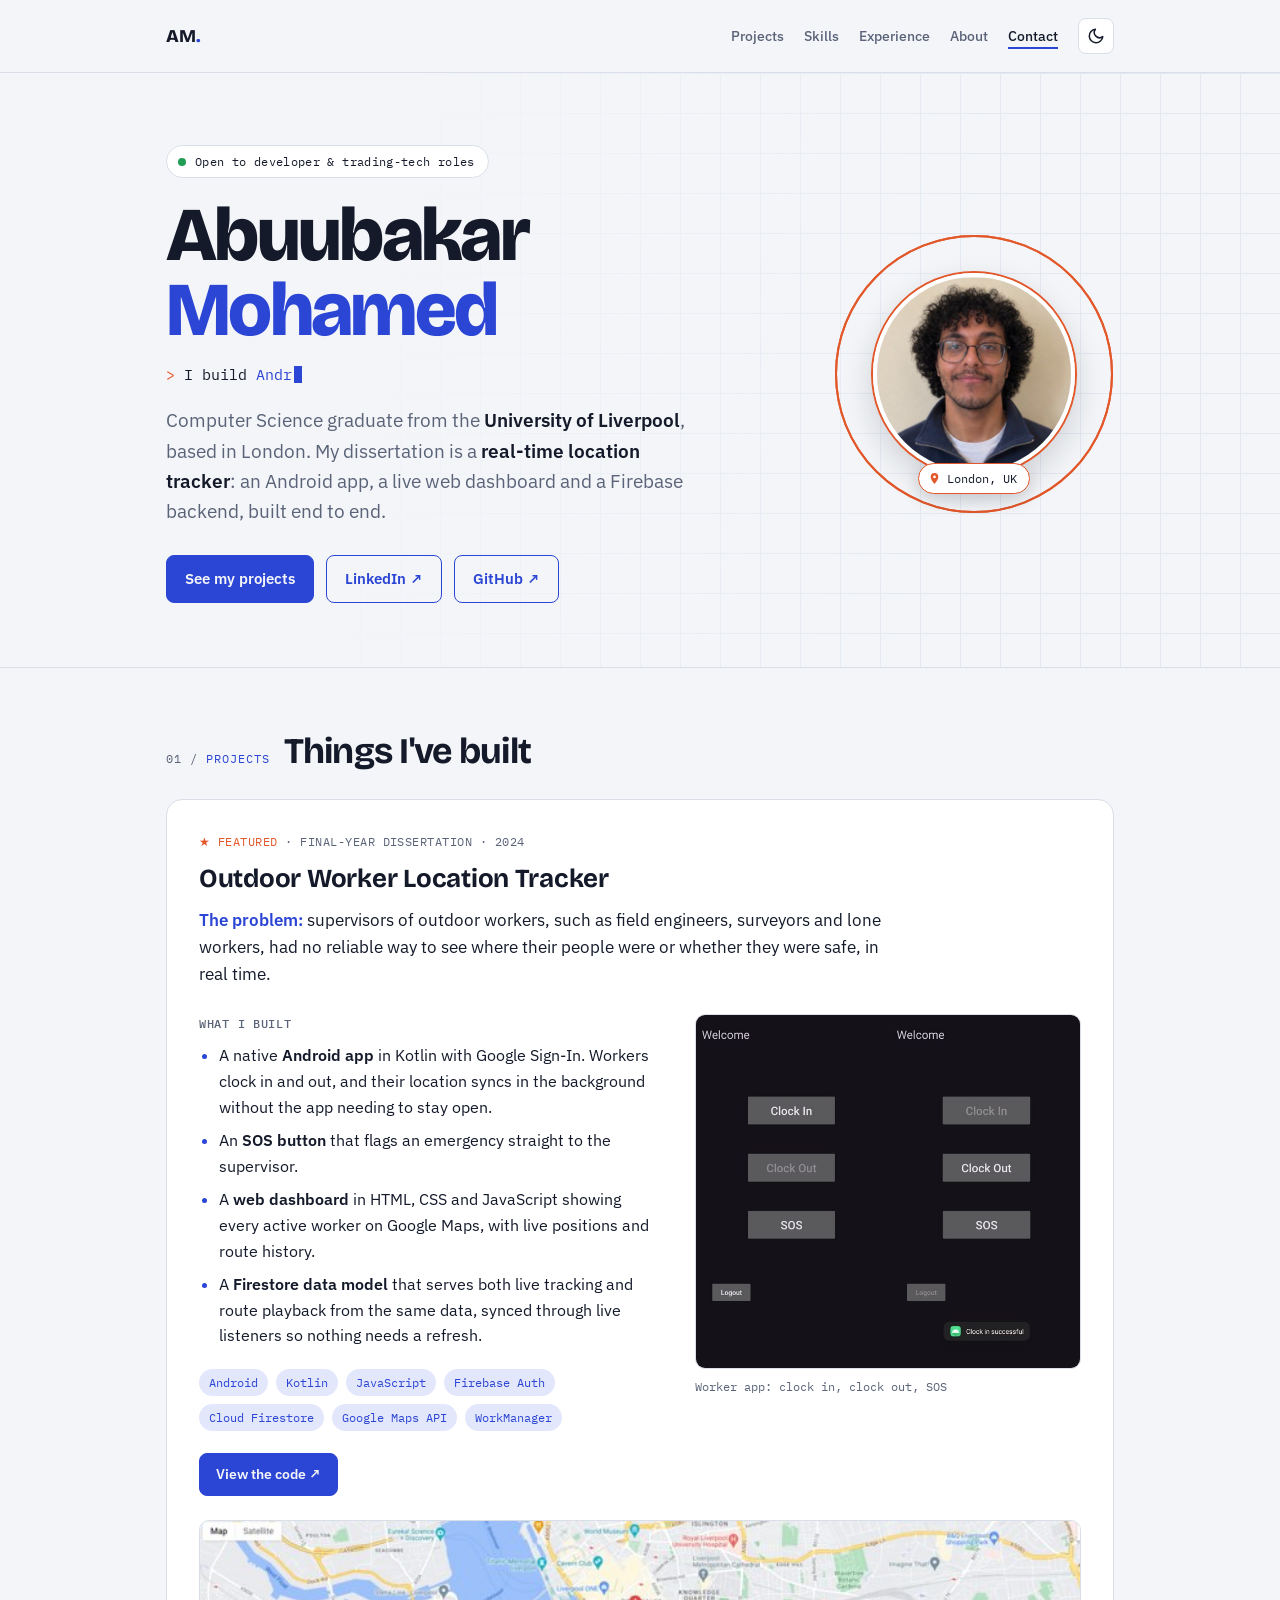
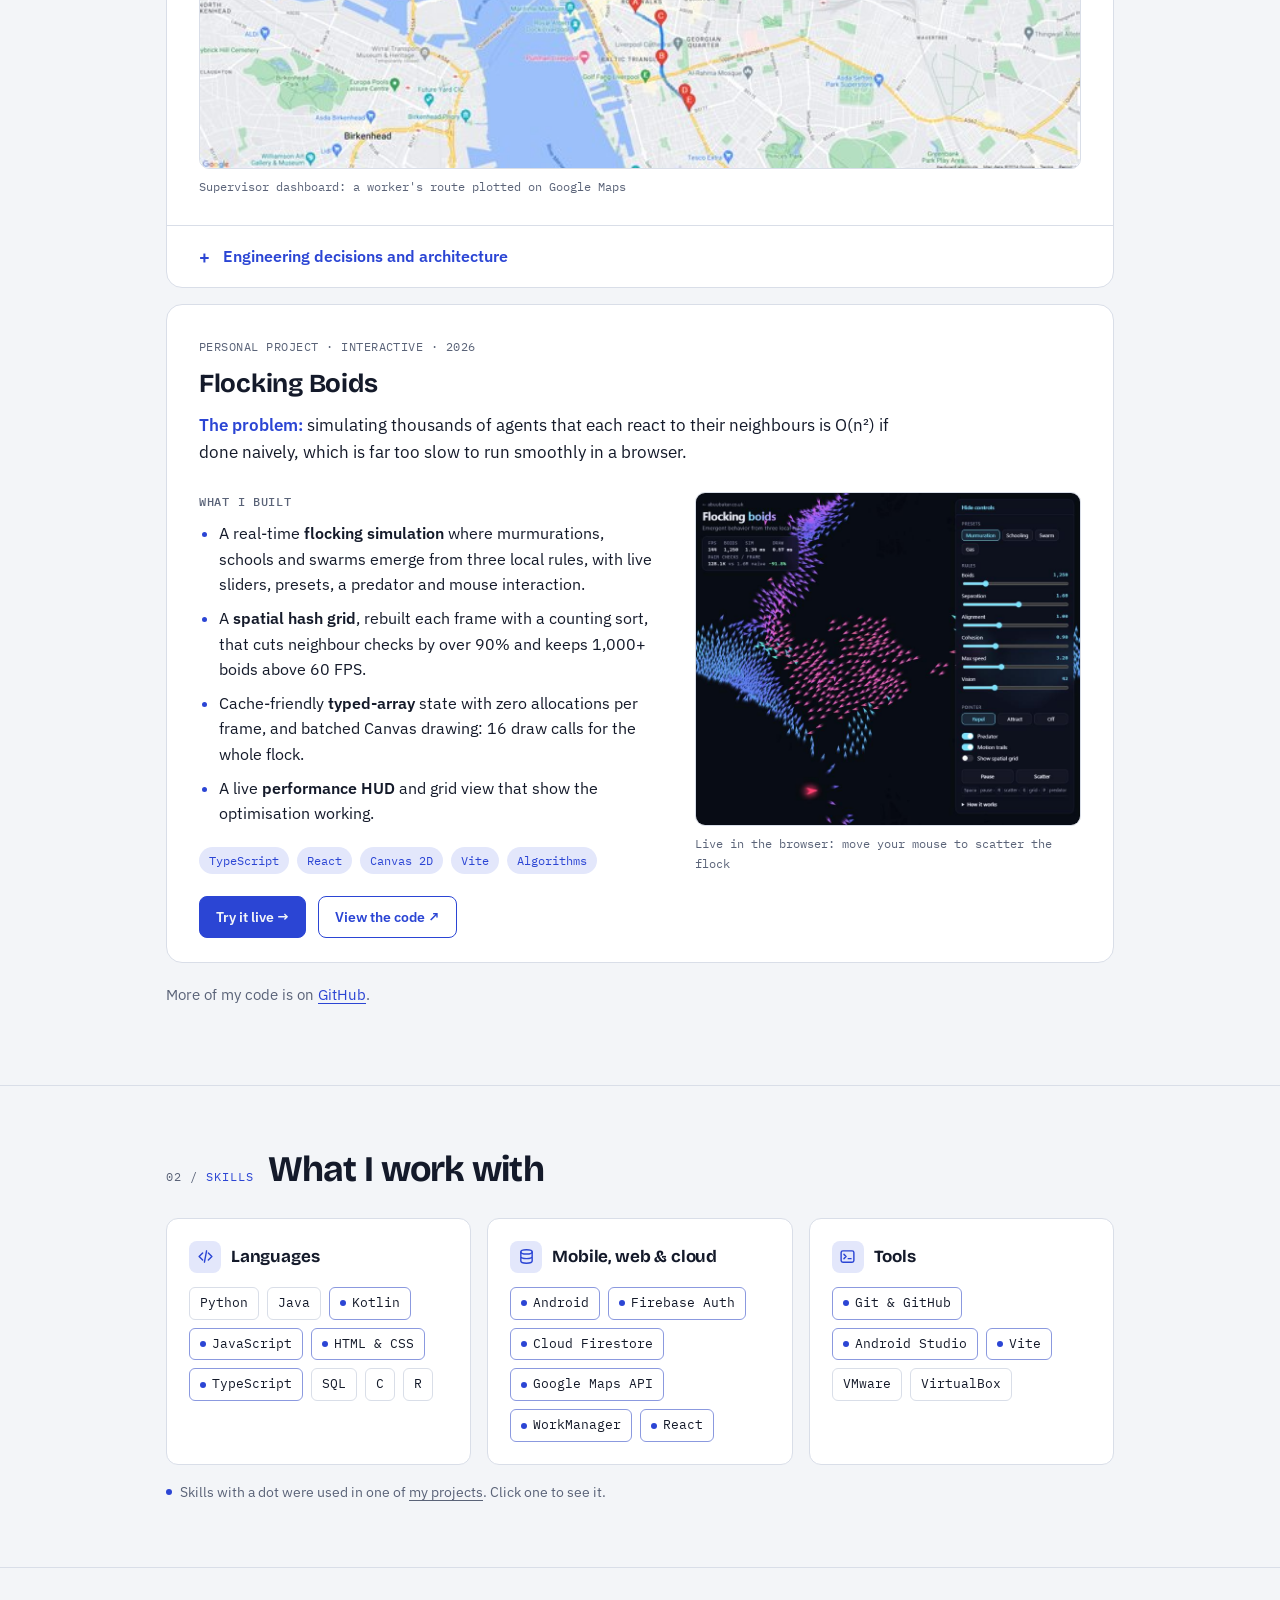
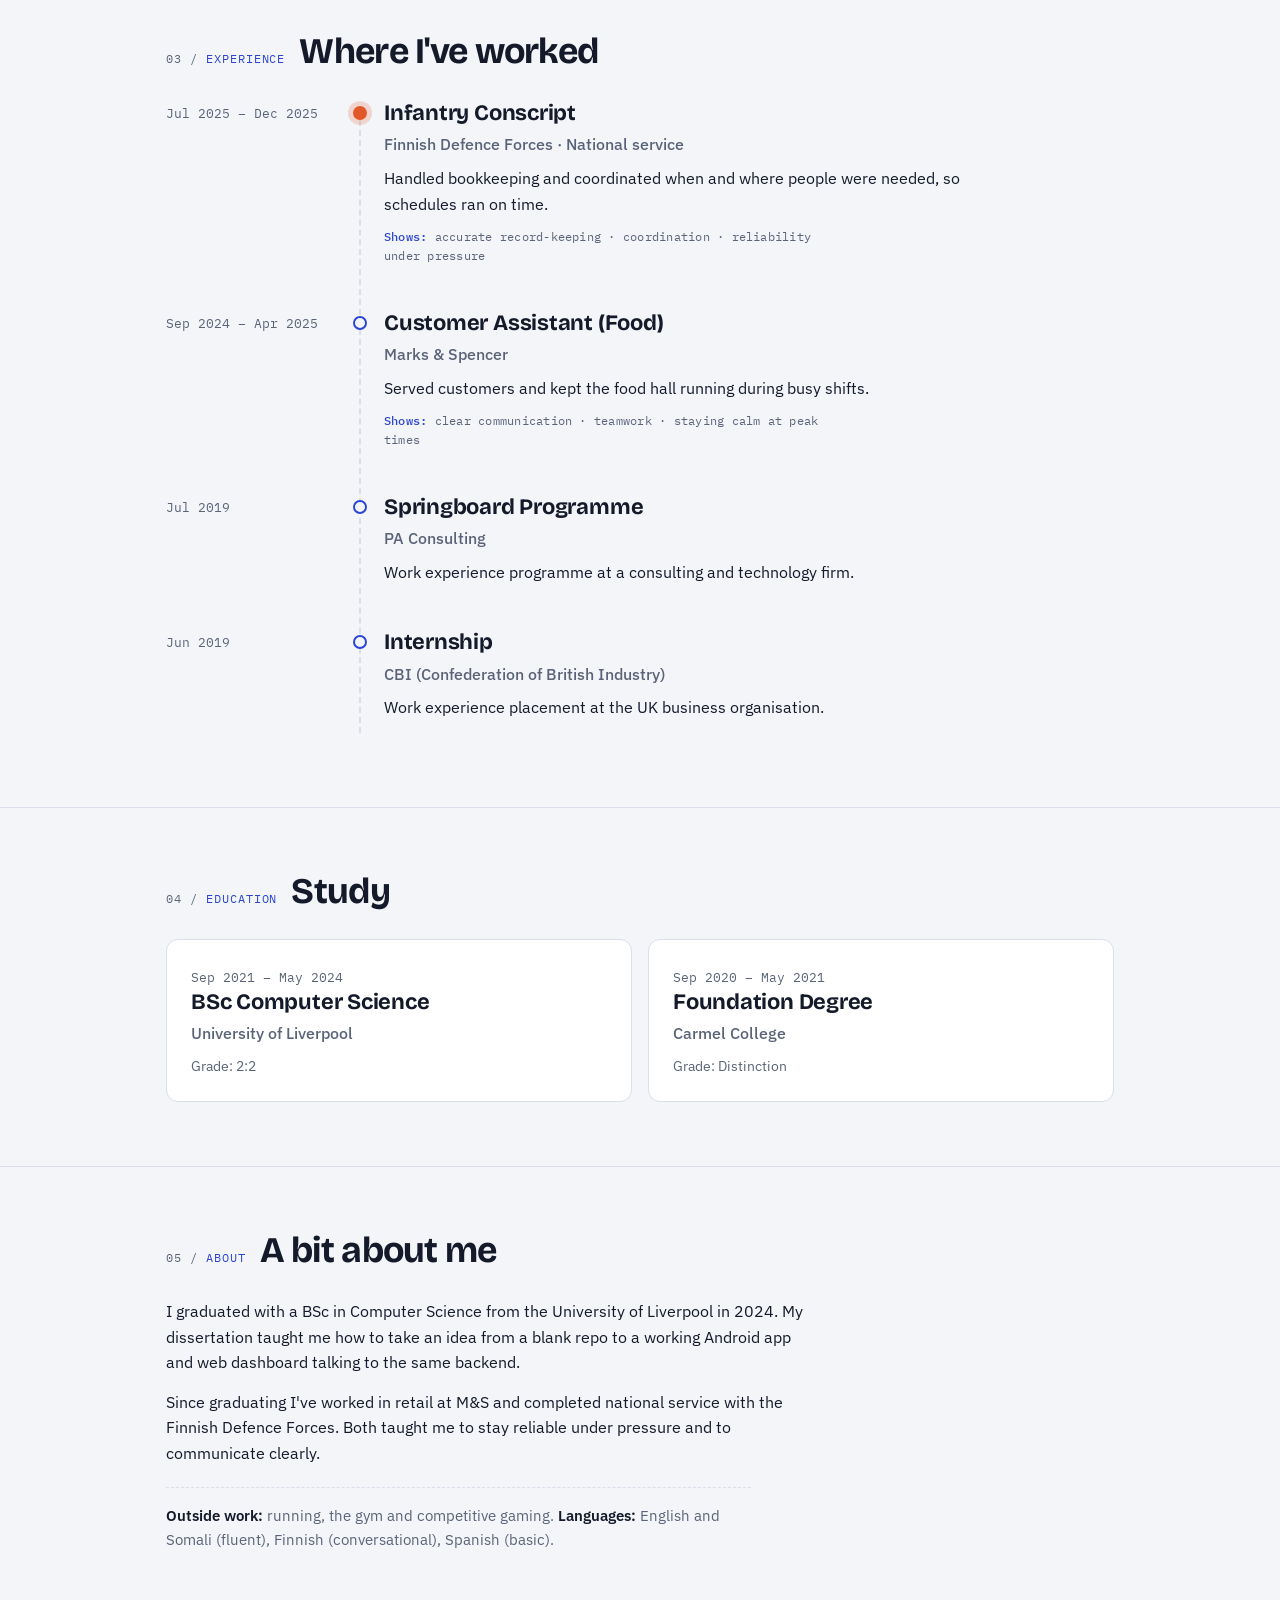
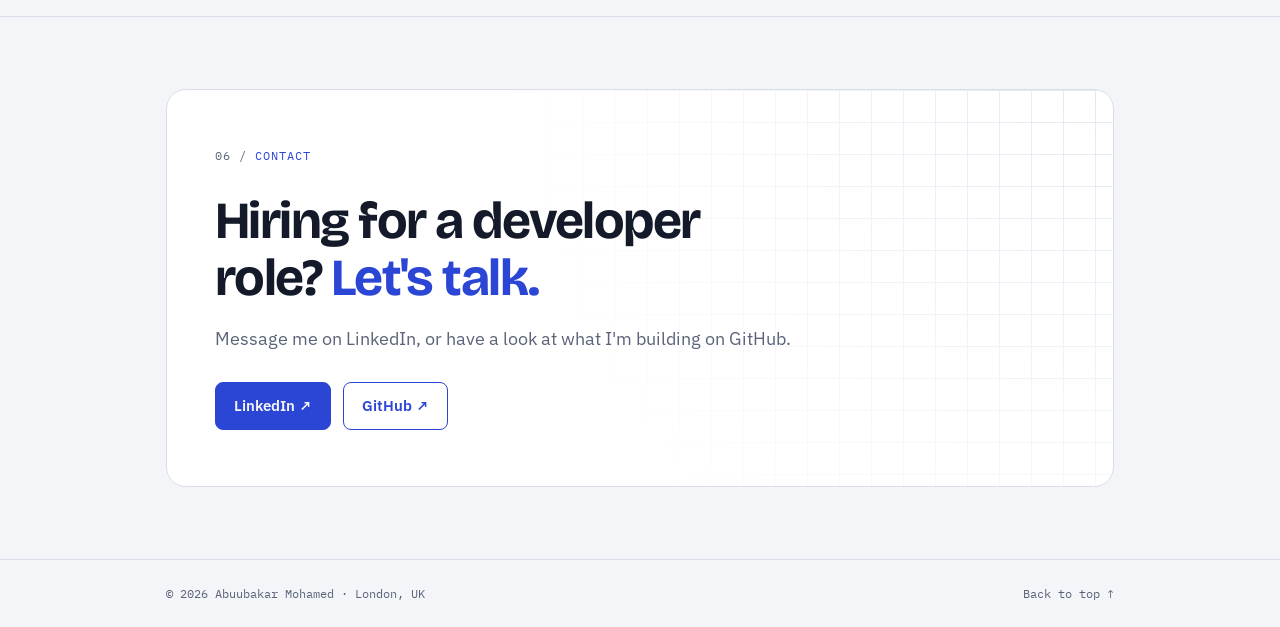
<file: index.html>
<!doctype html>
<html lang="en">
<head>
<meta charset="utf-8">
<meta name="viewport" content="width=device-width, initial-scale=1, viewport-fit=cover">
<title>Abuubakar Mohamed: Developer Portfolio</title>
<meta name="description" content="Abuubakar Mohamed, Computer Science graduate in London. Full-stack projects in Android, JavaScript and Firebase. Open to developer and trading-technology roles.">
<link rel="canonical" href="https://abuubakar.co.uk/">
<meta property="og:type" content="website">
<meta property="og:url" content="https://abuubakar.co.uk/">
<meta property="og:title" content="Abuubakar Mohamed: Developer Portfolio">
<meta property="og:description" content="Computer Science graduate in London. Projects, skills and experience. Open to developer and trading-technology roles.">
<meta property="og:image" content="https://abuubakar.co.uk/images/og-image.png">
<meta property="og:image:width" content="1200">
<meta property="og:image:height" content="630">
<meta property="og:image:alt" content="Abuubakar Mohamed, developer portfolio">
<meta name="twitter:card" content="summary_large_image">
<link rel="icon" href="favicon.svg" type="image/svg+xml">
<script>
  // Apply a saved theme before first paint so there's no flash.
  document.documentElement.classList.add("js");
  try { var t = localStorage.getItem("theme"); if (t === "light" || t === "dark") document.documentElement.dataset.theme = t; } catch (e) {}
</script>
<link rel="preconnect" href="https://fonts.googleapis.com">
<link rel="preconnect" href="https://fonts.gstatic.com" crossorigin>
<link rel="stylesheet" href="https://fonts.googleapis.com/css2?family=Bricolage+Grotesque:opsz,wght@12..96,500;12..96,700;12..96,800&family=IBM+Plex+Sans:wght@400;500;600&family=IBM+Plex+Mono:wght@400;500&display=swap">
<style>
/* Layout: a single left-aligned column with a map-grid hero (nod to the location-tracking dissertation); sections read like numbered survey sheets. Proof first: projects, then skills, then experience. */
:root {
  --bg: #F3F5F8;
  --surface: #FFFFFF;
  --ink: #141A2A;
  --muted: #5A6378;
  --line: #D9DEE8;
  --grid: #E3E8F1;
  --accent: #2B45D4;
  --accent-soft: #E3E7FB;
  --pin: #E2582B;
  --ok: #1F9D55;
  --f-display: "Bricolage Grotesque", "Segoe UI", system-ui, sans-serif;
  --f-body: "IBM Plex Sans", "Segoe UI", system-ui, sans-serif;
  --f-mono: "IBM Plex Mono", ui-monospace, "SFMono-Regular", Menlo, monospace;
}
@media (prefers-color-scheme: dark) {
  :root:not([data-theme="light"]) {
    --bg: #0E1220; --surface: #161B2C; --ink: #E8ECF6; --muted: #9AA3B8;
    --line: #283049; --grid: #1C2236; --accent: #8EA0FF; --accent-soft: #1F2747; --pin: #FF7D52; --ok: #3DD68C;
    color-scheme: dark;
  }
}
:root[data-theme="dark"] {
  --bg: #0E1220; --surface: #161B2C; --ink: #E8ECF6; --muted: #9AA3B8;
  --line: #283049; --grid: #1C2236; --accent: #8EA0FF; --accent-soft: #1F2747; --pin: #FF7D52; --ok: #3DD68C;
  color-scheme: dark;
}

* { box-sizing: border-box; }
html { scroll-behavior: smooth; }
body {
  margin: 0;
  background: var(--bg);
  color: var(--ink);
  font-family: var(--f-body);
  font-size: 16px;
  line-height: 1.6;
  -webkit-font-smoothing: antialiased;
}
img { max-width: 100%; }
a { color: var(--accent); text-underline-offset: 3px; }
a:focus-visible, button:focus-visible, summary:focus-visible { outline: 2px solid var(--accent); outline-offset: 3px; border-radius: 4px; }

.wrap {
  max-width: 980px;
  margin: 0 auto;
  padding-left: max(16px, env(safe-area-inset-left, 0px));
  padding-right: max(16px, env(safe-area-inset-right, 0px));
}

/* Nav */
nav.top {
  position: sticky; top: 0; z-index: 10; border-bottom: 1px solid var(--line);
  background: color-mix(in srgb, var(--bg) 88%, transparent); backdrop-filter: blur(8px); -webkit-backdrop-filter: blur(8px);
}
nav.top .wrap { display: flex; justify-content: space-between; align-items: center; gap: 16px; padding-block: 18px; flex-wrap: wrap; }
.mark { font-family: var(--f-display); font-weight: 800; font-size: 18px; letter-spacing: -0.01em; color: var(--ink); text-decoration: none; }
.mark span { color: var(--accent); }
nav.top ul { list-style: none; margin: 0; padding: 0; display: flex; gap: 20px; flex-wrap: wrap; }
nav.top ul a { color: var(--muted); text-decoration: none; font-size: 14px; font-weight: 500; }
nav.top ul a:hover, nav.top ul a[aria-current="true"] { color: var(--ink); }
nav.top ul a[aria-current="true"] { text-decoration: underline; text-decoration-color: var(--accent); text-decoration-thickness: 2px; text-underline-offset: 6px; }
.nav-right { display: flex; align-items: center; gap: 20px; flex-wrap: wrap; }
.theme-btn {
  width: 36px; height: 36px; display: grid; place-items: center; padding: 0;
  border: 1px solid var(--line); border-radius: 8px; background: var(--surface); color: var(--ink); cursor: pointer;
}
.theme-btn:hover { border-color: var(--accent); color: var(--accent); }
.theme-btn svg { width: 18px; height: 18px; }
.theme-btn:empty { display: none; }
.progress { position: absolute; left: 0; right: 0; bottom: -1px; height: 2px; background: var(--accent); transform-origin: 0 50%; transform: scaleX(0); pointer-events: none; }

/* Hero */
.hero { position: relative; overflow: hidden; border-bottom: 1px solid var(--line); }
.hero::before {
  content: ""; position: absolute; inset: 0;
  background-image:
    linear-gradient(var(--grid) 1px, transparent 1px),
    linear-gradient(90deg, var(--grid) 1px, transparent 1px);
  background-size: 40px 40px;
  mask-image: linear-gradient(100deg, transparent 30%, #000 75%);
  -webkit-mask-image: linear-gradient(100deg, transparent 30%, #000 75%);
}
/* Spotlight that follows the cursor across the map grid */
.hero::after {
  content: ""; position: absolute; inset: 0; pointer-events: none; opacity: 0; transition: opacity .3s ease;
  background: radial-gradient(260px circle at var(--mx, 50%) var(--my, 50%), color-mix(in srgb, var(--accent) 12%, transparent), transparent 70%);
}
.hero.lit::after { opacity: 1; }
.hero .wrap { position: relative; padding-block: 72px 64px; display: grid; grid-template-columns: minmax(0, 1.5fr) minmax(0, 1fr); gap: 40px; align-items: center; }
.status {
  display: inline-flex; align-items: center; gap: 9px; margin: 0 0 20px; padding: 6px 13px 6px 11px;
  font-family: var(--f-mono); font-size: 12px; letter-spacing: 0.03em; color: var(--ink);
  background: var(--surface); border: 1px solid var(--line); border-radius: 999px;
}
.status .dot { width: 8px; height: 8px; border-radius: 50%; background: var(--ok); animation: beacon 2s ease-out infinite; }
@keyframes beacon { 0% { box-shadow: 0 0 0 0 color-mix(in srgb, var(--ok) 55%, transparent); } 80%, 100% { box-shadow: 0 0 0 8px transparent; } }
h1 {
  font-family: var(--f-display); font-weight: 800;
  font-size: clamp(42px, 7vw, 76px); line-height: 0.98; letter-spacing: -0.035em;
  margin: 0 0 22px; text-wrap: balance;
}
h1 .last { color: var(--accent); }
.typed { font-family: var(--f-mono); font-size: 15px; color: var(--ink); margin: -6px 0 18px; min-height: 1.6em; }
.typed .prompt { color: var(--pin); }
.typed .word { color: var(--accent); }
.typed .caret { display: inline-block; width: 0.55em; height: 1.1em; vertical-align: -0.18em; background: var(--accent); margin-left: 2px; animation: blink 1s steps(1) infinite; }
@keyframes blink { 50% { opacity: 0; } }
.lede { font-size: 19px; color: var(--muted); max-width: 34em; margin: 0 0 28px; }
.lede strong { color: var(--ink); font-weight: 600; }
.cta { display: flex; gap: 12px; flex-wrap: wrap; }
.btn {
  display: inline-flex; align-items: center; gap: 8px;
  padding: 11px 18px; border-radius: 8px; font-weight: 600; font-size: 15px;
  text-decoration: none; border: 1px solid var(--accent);
  transition: transform .15s ease, background .15s ease;
}
.btn.primary { background: var(--accent); color: var(--bg); }
.btn.ghost { color: var(--accent); background: transparent; }
.btn:hover { transform: translateY(-1px); }
/* Hero text arrives in sequence on load */
.hero-text > * { animation: rise .7s cubic-bezier(.2, .7, .2, 1) both; }
.hero-text > :nth-child(2) { animation-delay: .06s; }
.hero-text > :nth-child(3) { animation-delay: .14s; }
.hero-text > :nth-child(4) { animation-delay: .22s; }
.hero-text > :nth-child(5) { animation-delay: .3s; }
.pinbox { animation: rise .9s .15s cubic-bezier(.2, .7, .2, 1) both; }
@keyframes rise { from { opacity: 0; transform: translateY(16px); } }

/* Photo with pulsing location rings */
.pinbox { justify-self: end; width: 100%; max-width: 280px; aspect-ratio: 1; position: relative; }
.pinbox > svg { position: absolute; inset: 0; width: 100%; height: 100%; display: block; }
.photo {
  position: absolute; inset: 14%; width: 72%; height: 72%; max-width: 72%;
  object-fit: cover; border-radius: 50%;
  border: 4px solid var(--surface); box-shadow: 0 0 0 2px var(--pin), 0 12px 32px rgba(20, 26, 42, 0.18);
}
.ring { fill: none; stroke: var(--pin); transform-origin: 140px 140px; animation: ping 2.8s ease-out infinite; }
.ring.r2 { animation-delay: 1.4s; }
@keyframes ping { from { transform: scale(0.3); opacity: .7; } to { transform: scale(1); opacity: 0; } }
.pinbox:hover .ring { animation-duration: 1.4s; }
.pin-tag {
  position: absolute; left: 50%; bottom: 7%; transform: translateX(-50%); z-index: 1;
  display: inline-flex; align-items: center; gap: 6px; padding: 5px 12px 5px 9px; white-space: nowrap;
  font-family: var(--f-mono); font-size: 12px; color: var(--ink);
  background: var(--surface); border: 1px solid var(--pin); border-radius: 999px; box-shadow: 0 6px 18px rgba(20, 26, 42, 0.16);
}
.pin-tag svg { width: 13px; height: 13px; color: var(--pin); }

/* Sections */
section { padding-block: 64px; border-bottom: 1px solid var(--line); }
section[id] { scroll-margin-top: 72px; }
.sec-head { display: flex; align-items: baseline; gap: 14px; margin-bottom: 28px; flex-wrap: wrap; }
.sec-head .tag { font-family: var(--f-mono); font-size: 12px; color: var(--accent); letter-spacing: 0.08em; text-transform: uppercase; }
/* Numbered section labels, like sheets in a survey */
main { counter-reset: sec; }
main .sec-head .tag::before { counter-increment: sec; content: counter(sec, decimal-leading-zero) " / "; color: var(--muted); }
h2 { font-family: var(--f-display); font-weight: 700; font-size: clamp(28px, 4vw, 36px); letter-spacing: -0.02em; margin: 0; line-height: 1.1; }
h3 { font-family: var(--f-display); font-weight: 700; font-size: 22px; letter-spacing: -0.01em; margin: 0 0 6px; line-height: 1.2; }
p { margin: 0 0 14px; max-width: 65ch; }
.label { font-family: var(--f-mono); font-size: 12px; color: var(--muted); letter-spacing: 0.06em; text-transform: uppercase; margin: 0 0 10px; font-weight: 500; }

/* Projects: written straight into the HTML so they show with or without JavaScript */
.proj-grid { display: grid; grid-template-columns: repeat(2, minmax(0, 1fr)); gap: 16px; }
.pcard {
  background: var(--surface); border: 1px solid var(--line); border-radius: 16px; overflow: hidden; min-width: 0;
  transition: border-color .2s ease, box-shadow .2s ease;
}
.pcard:hover { border-color: color-mix(in srgb, var(--accent) 55%, var(--line)); box-shadow: 0 10px 28px rgba(20, 26, 42, 0.08); }
.pcard.featured { grid-column: 1 / -1; }
.pc-head { padding: 32px 32px 0; }
.pcard .meta { font-family: var(--f-mono); font-size: 12px; color: var(--muted); margin-bottom: 12px; letter-spacing: 0.04em; text-transform: uppercase; }
.pcard .meta .star { color: var(--pin); }
.pcard h3 { font-size: 26px; margin-bottom: 12px; }
.problem { font-size: 17px; max-width: 70ch; }
.problem strong { color: var(--accent); font-weight: 600; }
.pc-grid { display: grid; grid-template-columns: minmax(0, 1.2fr) minmax(0, 1fr); gap: 32px; padding: 12px 32px 24px; align-items: start; }
.pcard:not(.featured) .pc-grid { grid-template-columns: minmax(0, 1fr); }
.built { margin: 0 0 20px; padding-left: 20px; }
.built li { margin-bottom: 8px; }
.built li::marker { color: var(--accent); }
.built b { font-weight: 600; }
.chips { display: flex; flex-wrap: wrap; gap: 8px; }
.chip { font-family: var(--f-mono); font-size: 12px; padding: 4px 10px; border-radius: 999px; background: var(--accent-soft); color: var(--accent); }
.pactions { display: flex; flex-wrap: wrap; gap: 12px; margin-top: 22px; }
.pactions .btn { padding: 9px 16px; font-size: 14px; }
.shot { margin: 0; min-width: 0; }
.shot a { display: block; border-radius: 10px; overflow: hidden; border: 1px solid var(--line); background: #15141a; }
.shot img { display: block; width: 100%; height: auto; transition: transform .4s ease; }
.shot a:hover img { transform: scale(1.02); }
.shot figcaption { font-family: var(--f-mono); font-size: 12px; color: var(--muted); margin-top: 8px; }
.shot.wide { padding: 0 32px 28px; }
details.how { border-top: 1px solid var(--line); }
details.how summary {
  list-style: none; cursor: pointer; padding: 18px 32px; font-weight: 600; color: var(--accent);
  display: flex; align-items: center; gap: 10px;
}
details.how summary::-webkit-details-marker { display: none; }
details.how summary::before { content: "+"; font-family: var(--f-mono); font-size: 18px; line-height: 1; width: 14px; transition: transform .2s ease; }
details.how[open] summary::before { transform: rotate(45deg); }
details.how summary:hover { background: color-mix(in srgb, var(--accent) 5%, transparent); }
.how-grid { display: grid; grid-template-columns: minmax(0, 1.2fr) minmax(0, 1fr); gap: 32px; padding: 4px 32px 32px; align-items: center; }
.how-grid ul { margin: 0; padding-left: 20px; }
.how-grid li { margin-bottom: 10px; }
.how-grid li::marker { color: var(--accent); }
.diagram-wrap { background: var(--bg); border: 1px solid var(--line); border-radius: 10px; padding: 16px; display: grid; place-items: center; }
.diagram-wrap img, .diagram-wrap svg { width: 100%; max-width: 380px; height: auto; display: block; }
.more { margin-top: 20px; font-size: 15px; color: var(--muted); }

/* Skills */
.skills { display: grid; grid-template-columns: repeat(3, minmax(0, 1fr)); gap: 16px; }
.skill-group { background: var(--surface); border: 1px solid var(--line); border-radius: 12px; padding: 22px; }
.skill-group h3 { font-size: 17px; margin-bottom: 14px; display: flex; align-items: center; gap: 10px; }
.skill-group h3 .ico { width: 32px; height: 32px; border-radius: 8px; display: grid; place-items: center; background: var(--accent-soft); color: var(--accent); flex: none; }
.skill-group h3 .ico svg { width: 17px; height: 17px; }
.skill-group ul { list-style: none; margin: 0; padding: 0; display: flex; flex-wrap: wrap; gap: 8px; }
.skill-group li { font-family: var(--f-mono); font-size: 13px; }
.skill-group li > * { display: inline-flex; align-items: center; gap: 6px; padding: 5px 10px; border: 1px solid var(--line); border-radius: 6px; color: var(--ink); text-decoration: none; }
/* Skills that were used in a project on this page link to it and carry a dot */
.skill-group li a.used { border-color: color-mix(in srgb, var(--accent) 45%, var(--line)); }
.skill-group li a.used::before, .legend i { content: ""; width: 6px; height: 6px; border-radius: 50%; background: var(--accent); display: inline-block; }
.skill-group li a.used:hover { background: var(--accent-soft); color: var(--accent); }
.legend { font-size: 14px; color: var(--muted); margin: 16px 0 0; }
.legend i { margin-right: 8px; vertical-align: 2px; }
.legend a { color: var(--muted); }
/* Soft glow that follows the cursor across cards (position set from JS) */
.spot:hover { background-image: radial-gradient(320px circle at var(--sx, 50%) var(--sy, 50%), color-mix(in srgb, var(--accent) 9%, transparent), transparent 65%); }

/* Timeline drawn as a dashed route with a pin at each stop */
.timeline { list-style: none; margin: 0; padding: 0; display: grid; gap: 0; position: relative; }
.timeline::before { content: ""; position: absolute; left: 193px; top: 10px; bottom: 10px; border-left: 2px dashed var(--line); }
.timeline li { display: grid; grid-template-columns: 170px minmax(0, 1fr); gap: 48px; padding-block: 22px; position: relative; }
.timeline li:first-child { padding-top: 0; }
.timeline li::after {
  content: ""; position: absolute; left: 187px; top: 28px; width: 14px; height: 14px; border-radius: 50%;
  background: var(--bg); border: 2px solid var(--accent); box-sizing: border-box;
}
.timeline li:first-child::after { top: 6px; background: var(--pin); border-color: var(--pin); box-shadow: 0 0 0 5px color-mix(in srgb, var(--pin) 20%, transparent); }
.timeline li:hover::after { background: var(--accent); }
.timeline li:first-child:hover::after { background: var(--pin); }
.when { font-family: var(--f-mono); font-size: 13px; color: var(--muted); font-variant-numeric: tabular-nums; padding-top: 4px; }
.org { color: var(--muted); font-weight: 500; margin-bottom: 8px; }
.timeline p { margin: 0; }
.shows { font-family: var(--f-mono); font-size: 12px; color: var(--muted); margin-top: 10px !important; letter-spacing: 0.02em; }
.shows b { color: var(--accent); font-weight: 500; }

/* Education */
.edu { display: grid; grid-template-columns: repeat(2, minmax(0, 1fr)); gap: 16px; }
.edu-card { background: var(--surface); border: 1px solid var(--line); border-radius: 12px; padding: 24px; }
.edu-card .grade { font-size: 14px; color: var(--muted); margin: 8px 0 0; }

/* About */
.about p:last-child { margin-bottom: 0; }
.aside-line { font-size: 15px; color: var(--muted); border-top: 1px dashed var(--line); padding-top: 16px; margin-top: 20px; }
.aside-line b { color: var(--ink); font-weight: 600; }

/* Contact */
.contact { padding-block: 72px; border-bottom: 0; }
.contact .panel { position: relative; overflow: hidden; padding: 56px 48px; border: 1px solid var(--line); border-radius: 20px; background: var(--surface); }
.contact .panel::before {
  content: ""; position: absolute; inset: 0; pointer-events: none;
  background-image: linear-gradient(var(--grid) 1px, transparent 1px), linear-gradient(90deg, var(--grid) 1px, transparent 1px);
  background-size: 32px 32px;
  mask-image: radial-gradient(circle at 100% 0%, #000, transparent 60%); -webkit-mask-image: radial-gradient(circle at 100% 0%, #000, transparent 60%);
}
.contact .panel > * { position: relative; }
.contact h2 { font-size: clamp(32px, 5vw, 52px); max-width: 16ch; text-wrap: balance; margin-bottom: 18px; letter-spacing: -0.03em; }
.contact h2 em { font-style: normal; color: var(--accent); }
.contact p { color: var(--muted); font-size: 18px; }
.contact .cta { margin-top: 28px; }
footer { border-top: 1px solid var(--line); }
footer .wrap { padding-block: 24px; display: flex; justify-content: space-between; gap: 12px; flex-wrap: wrap; font-family: var(--f-mono); font-size: 12px; color: var(--muted); }
footer a { color: var(--muted); text-decoration: none; }
footer a:hover { color: var(--accent); }

/* Scroll reveal: only hidden when JS is running, so the page still shows without it */
.js .reveal { opacity: 0; transform: translateY(14px); transition: opacity .6s ease, transform .6s ease; }
.js .reveal.in { opacity: 1; transform: none; }

@media (prefers-reduced-motion: reduce) {
  html { scroll-behavior: auto; }
  .ring { animation: none; opacity: .25; }
  .btn, .pcard, .shot img { transition: none; }
  .typed .caret, .hero-text > *, .pinbox, .status .dot { animation: none; }
  .js .reveal { opacity: 1; transform: none; transition: none; }
}

@media (max-width: 760px) {
  nav.top .wrap { position: relative; padding-block: 12px; row-gap: 8px; }
  .nav-right { width: 100%; }
  nav.top ul { gap: 12px 16px; }
  .mark { line-height: 24px; }
  .theme-btn { position: absolute; top: 8px; right: max(16px, env(safe-area-inset-right, 0px)); width: 32px; height: 32px; }
  section[id] { scroll-margin-top: 84px; }
  .hero .wrap, .proj-grid, .pc-grid, .how-grid, .edu { grid-template-columns: minmax(0, 1fr); }
  .hero .wrap { padding-block: 48px; }
  .pinbox { justify-self: start; max-width: 180px; order: -1; }
  section { padding-block: 48px; }
  .pc-head { padding: 24px 20px 0; }
  .pc-grid { padding: 8px 20px 20px; gap: 24px; }
  .shot.wide { padding: 0 20px 24px; }
  details.how summary { padding: 16px 20px; }
  .how-grid { padding: 4px 20px 24px; }
  .skills { grid-template-columns: minmax(0, 1fr); }
  .timeline li { grid-template-columns: minmax(0, 1fr); gap: 6px; padding-left: 30px; }
  .timeline::before { left: 6px; }
  .timeline li::after { left: 0; top: 26px; }
  .timeline li:first-child::after { top: 4px; }
  .contact .panel { padding: 36px 24px; }
}
</style>
</head>
<body>
<nav class="top" aria-label="Main">
  <div class="wrap">
    <a class="mark" href="#top">AM<span>.</span></a>
    <div class="nav-right">
      <ul>
        <li><a href="#projects">Projects</a></li>
        <li><a href="#skills">Skills</a></li>
        <li><a href="#experience">Experience</a></li>
        <li><a href="#about">About</a></li>
        <li><a href="#contact">Contact</a></li>
      </ul>
      <button class="theme-btn" id="theme-btn" type="button" aria-label="Switch theme"></button>
    </div>
  </div>
  <div class="progress" id="progress" aria-hidden="true"></div>
</nav>

<header class="hero" id="top">
  <div class="wrap">
    <div class="hero-text">
      <p class="status"><span class="dot" aria-hidden="true"></span>Open to developer &amp; trading-tech roles</p>
      <h1>Abuubakar<br><span class="last">Mohamed</span></h1>
      <p class="typed" aria-hidden="true"><span class="prompt">&gt;</span> I build <span class="word" id="typed-word">Android apps</span><span class="caret"></span></p>
      <p class="lede">Computer Science graduate from the <strong>University of Liverpool</strong>, based in London. My dissertation is a <strong>real-time location tracker</strong>: an Android app, a live web dashboard and a Firebase backend, built end to end.</p>
      <div class="cta">
        <a class="btn primary" href="#projects">See my projects</a>
        <a class="btn ghost" href="https://www.linkedin.com/in/abuubakar-mohamed/" target="_blank" rel="noopener">LinkedIn ↗</a>
        <a class="btn ghost" href="https://github.com/abuubakarmohamed" target="_blank" rel="noopener">GitHub ↗</a>
      </div>
    </div>
    <div class="pinbox">
      <svg viewBox="0 0 280 280" aria-hidden="true">
        <circle class="ring" cx="140" cy="140" r="138" stroke-width="2"/>
        <circle class="ring r2" cx="140" cy="140" r="138" stroke-width="2"/>
      </svg>
      <img class="photo" src="photo.jpg" alt="Portrait of Abuubakar Mohamed" width="400" height="400">
      <span class="pin-tag"><svg viewBox="0 0 24 24" fill="currentColor" aria-hidden="true"><path d="M12 2a7 7 0 0 0-7 7c0 5.2 7 13 7 13s7-7.8 7-13a7 7 0 0 0-7-7zm0 9.5A2.5 2.5 0 1 1 12 6.5a2.5 2.5 0 0 1 0 5z"/></svg>London, UK</span>
    </div>
  </div>
</header>

<main>
  <section id="projects">
    <div class="wrap">
      <div class="sec-head"><span class="tag">Projects</span><h2>Things I've built</h2></div>

      <!--
        ADD A PROJECT
        Copy the template at the bottom of this section, paste it above it, and fill it in.
        Put screenshots in the images folder. Then: git add -A ; git commit -m "Add project" ; git push
        Remove class="featured" from the template so new projects sit two to a row under the big card.
      -->
      <div class="proj-grid">
        <article class="pcard featured spot reveal" id="location-tracker">
          <div class="pc-head">
            <div class="meta"><span class="star">★ Featured</span> · Final-year dissertation · 2024</div>
            <h3>Outdoor Worker Location Tracker</h3>
            <p class="problem"><strong>The problem:</strong> supervisors of outdoor workers, such as field engineers, surveyors and lone workers, had no reliable way to see where their people were or whether they were safe, in real time.</p>
          </div>
          <div class="pc-grid">
            <div>
              <p class="label">What I built</p>
              <ul class="built">
                <li>A native <b>Android app</b> in Kotlin with Google Sign-In. Workers clock in and out, and their location syncs in the background without the app needing to stay open.</li>
                <li>An <b>SOS button</b> that flags an emergency straight to the supervisor.</li>
                <li>A <b>web dashboard</b> in HTML, CSS and JavaScript showing every active worker on Google Maps, with live positions and route history.</li>
                <li>A <b>Firestore data model</b> that serves both live tracking and route playback from the same data, synced through live listeners so nothing needs a refresh.</li>
              </ul>
              <div class="chips" aria-label="Tech stack">
                <span class="chip">Android</span><span class="chip">Kotlin</span><span class="chip">JavaScript</span><span class="chip">Firebase Auth</span><span class="chip">Cloud Firestore</span><span class="chip">Google Maps API</span><span class="chip">WorkManager</span>
              </div>
              <div class="pactions">
                <a class="btn primary" href="https://github.com/AbuubakarMohamed/outdoor-worker-location-tracker" target="_blank" rel="noopener">View the code ↗</a>
              </div>
            </div>
            <figure class="shot">
              <a href="images/owlts-app.jpg" target="_blank" rel="noopener"><img src="images/owlts-app.jpg" alt="Worker app screens: Clock In, Clock Out and SOS buttons, with a 'Clock in successful' message" width="698" height="640" loading="lazy"></a>
              <figcaption>Worker app: clock in, clock out, SOS</figcaption>
            </figure>
          </div>
          <figure class="shot wide">
            <a href="images/owlts-dashboard.jpg" target="_blank" rel="noopener"><img src="images/owlts-dashboard.jpg" alt="Supervisor dashboard: a worker's route through Liverpool plotted on Google Maps with lettered waypoints" width="682" height="192" loading="lazy"></a>
            <figcaption>Supervisor dashboard: a worker's route plotted on Google Maps</figcaption>
          </figure>
          <details class="how">
            <summary>Engineering decisions and architecture</summary>
            <div class="how-grid">
              <ul>
                <li>Chose <b>WorkManager</b> over an always-on foreground service, trading a little real-time precision for much better battery life and compliance with Android's background limits.</li>
                <li>Adapted the sync strategy to cope with <b>background restrictions that differ between Android versions</b>, instead of relying on one implementation.</li>
                <li>Evaluated with <b>unit tests and user testing</b> against functional and non-functional requirements for accuracy, reliability and usability.</li>
              </ul>
              <div class="diagram-wrap">
                <img class="inline-svg" src="images/location-tracker.svg" alt="Architecture: the Android app and web dashboard both connect to Firebase, with Google Maps for mapping" width="380" height="240" loading="lazy">
              </div>
            </div>
          </details>
        </article>

        <article class="pcard featured spot reveal" id="flocking-boids">
          <div class="pc-head">
            <div class="meta">Personal project · Interactive · 2026</div>
            <h3>Flocking Boids</h3>
            <p class="problem"><strong>The problem:</strong> simulating thousands of agents that each react to their neighbours is O(n²) if done naively, which is far too slow to run smoothly in a browser.</p>
          </div>
          <div class="pc-grid">
            <div>
              <p class="label">What I built</p>
              <ul class="built">
                <li>A real-time <b>flocking simulation</b> where murmurations, schools and swarms emerge from three local rules, with live sliders, presets, a predator and mouse interaction.</li>
                <li>A <b>spatial hash grid</b>, rebuilt each frame with a counting sort, that cuts neighbour checks by over 90% and keeps 1,000+ boids above 60 FPS.</li>
                <li>Cache-friendly <b>typed-array</b> state with zero allocations per frame, and batched Canvas drawing: 16 draw calls for the whole flock.</li>
                <li>A live <b>performance HUD</b> and grid view that show the optimisation working.</li>
              </ul>
              <div class="chips" aria-label="Tech stack">
                <span class="chip">TypeScript</span><span class="chip">React</span><span class="chip">Canvas 2D</span><span class="chip">Vite</span><span class="chip">Algorithms</span>
              </div>
              <div class="pactions">
                <a class="btn primary" href="boids/">Try it live →</a>
                <a class="btn ghost" href="https://github.com/AbuubakarMohamed/flocking-boids" target="_blank" rel="noopener">View the code ↗</a>
              </div>
            </div>
            <figure class="shot">
              <a href="boids/"><img src="images/flocking-boids.jpg" alt="Flocking simulation: hundreds of coloured arrow-shaped boids moving in flocks, with a live stats panel and sliders for separation, alignment and cohesion" width="800" height="692" loading="lazy"></a>
              <figcaption>Live in the browser: move your mouse to scatter the flock</figcaption>
            </figure>
          </div>
        </article>

        <!-- TEMPLATE: copy from here to the closing </article>, paste it above this comment, then fill it in.
        <article class="pcard spot reveal" id="project-name">
          <div class="pc-head">
            <div class="meta">Personal project · 2026</div>
            <h3>Project name</h3>
            <p class="problem"><strong>The problem:</strong> one sentence on what it solves.</p>
          </div>
          <div class="pc-grid">
            <figure class="shot">
              <a href="images/project-name.png" target="_blank" rel="noopener"><img src="images/project-name.png" alt="Describe the screenshot" loading="lazy"></a>
            </figure>
            <div>
              <p class="label">What I built</p>
              <ul class="built">
                <li>The main thing you built.</li>
                <li>Another part you're proud of.</li>
              </ul>
              <div class="chips"><span class="chip">Python</span><span class="chip">pandas</span></div>
              <div class="pactions"><a class="btn primary" href="https://github.com/AbuubakarMohamed/repo-name" target="_blank" rel="noopener">View the code ↗</a></div>
            </div>
          </div>
        </article>
        -->
      </div>
      <p class="more">More of my code is on <a href="https://github.com/abuubakarmohamed" target="_blank" rel="noopener">GitHub</a>.</p>
    </div>
  </section>

  <section id="skills">
    <div class="wrap">
      <div class="sec-head"><span class="tag">Skills</span><h2>What I work with</h2></div>
      <div class="skills">
        <div class="skill-group spot reveal">
          <h3><span class="ico"><svg viewBox="0 0 24 24" fill="none" stroke="currentColor" stroke-width="2" stroke-linecap="round" stroke-linejoin="round" aria-hidden="true"><path d="m8 7-5 5 5 5M16 7l5 5-5 5M13.5 4l-3 16"/></svg></span>Languages</h3>
          <ul>
            <li><span>Python</span></li>
            <li><span>Java</span></li>
            <li><a class="used" href="#location-tracker" title="Used in the Location Tracker">Kotlin</a></li>
            <li><a class="used" href="#location-tracker" title="Used in the Location Tracker">JavaScript</a></li>
            <li><a class="used" href="#location-tracker" title="Used in the Location Tracker">HTML &amp; CSS</a></li>
            <li><a class="used" href="#flocking-boids" title="Used in Flocking Boids">TypeScript</a></li>
            <li><span>SQL</span></li>
            <li><span>C</span></li>
            <li><span>R</span></li>
          </ul>
        </div>
        <div class="skill-group spot reveal">
          <h3><span class="ico"><svg viewBox="0 0 24 24" fill="none" stroke="currentColor" stroke-width="2" stroke-linecap="round" stroke-linejoin="round" aria-hidden="true"><ellipse cx="12" cy="5.5" rx="8" ry="3"/><path d="M4 5.5v13c0 1.7 3.6 3 8 3s8-1.3 8-3v-13M4 12c0 1.7 3.6 3 8 3s8-1.3 8-3"/></svg></span>Mobile, web &amp; cloud</h3>
          <ul>
            <li><a class="used" href="#location-tracker" title="Used in the Location Tracker">Android</a></li>
            <li><a class="used" href="#location-tracker" title="Used in the Location Tracker">Firebase Auth</a></li>
            <li><a class="used" href="#location-tracker" title="Used in the Location Tracker">Cloud Firestore</a></li>
            <li><a class="used" href="#location-tracker" title="Used in the Location Tracker">Google Maps API</a></li>
            <li><a class="used" href="#location-tracker" title="Used in the Location Tracker">WorkManager</a></li>
            <li><a class="used" href="#flocking-boids" title="Used in Flocking Boids">React</a></li>
          </ul>
        </div>
        <div class="skill-group spot reveal">
          <h3><span class="ico"><svg viewBox="0 0 24 24" fill="none" stroke="currentColor" stroke-width="2" stroke-linecap="round" stroke-linejoin="round" aria-hidden="true"><rect x="3" y="4" width="18" height="16" rx="2.5"/><path d="m7 9 3 3-3 3M13 15h4"/></svg></span>Tools</h3>
          <ul>
            <li><a class="used" href="#location-tracker" title="Used in the Location Tracker">Git &amp; GitHub</a></li>
            <li><a class="used" href="#location-tracker" title="Used in the Location Tracker">Android Studio</a></li>
            <li><a class="used" href="#flocking-boids" title="Used in Flocking Boids">Vite</a></li>
            <li><span>VMware</span></li>
            <li><span>VirtualBox</span></li>
          </ul>
        </div>
      </div>
      <p class="legend"><i aria-hidden="true"></i>Skills with a dot were used in one of <a href="#projects">my projects</a>. Click one to see it.</p>
    </div>
  </section>

  <section id="experience">
    <div class="wrap">
      <div class="sec-head"><span class="tag">Experience</span><h2>Where I've worked</h2></div>
      <ol class="timeline">
        <li class="reveal">
          <div class="when">Jul 2025 – Dec 2025</div>
          <div>
            <h3>Infantry Conscript</h3>
            <div class="org">Finnish Defence Forces · National service</div>
            <p>Handled bookkeeping and coordinated when and where people were needed, so schedules ran on time.</p>
            <p class="shows"><b>Shows:</b> accurate record-keeping · coordination · reliability under pressure</p>
          </div>
        </li>
        <li class="reveal">
          <div class="when">Sep 2024 – Apr 2025</div>
          <div>
            <h3>Customer Assistant (Food)</h3>
            <div class="org">Marks &amp; Spencer</div>
            <p>Served customers and kept the food hall running during busy shifts.</p>
            <p class="shows"><b>Shows:</b> clear communication · teamwork · staying calm at peak times</p>
          </div>
        </li>
        <li class="reveal">
          <div class="when">Jul 2019</div>
          <div>
            <h3>Springboard Programme</h3>
            <div class="org">PA Consulting</div>
            <p>Work experience programme at a consulting and technology firm.</p>
          </div>
        </li>
        <li class="reveal">
          <div class="when">Jun 2019</div>
          <div>
            <h3>Internship</h3>
            <div class="org">CBI (Confederation of British Industry)</div>
            <p>Work experience placement at the UK business organisation.</p>
          </div>
        </li>
      </ol>
    </div>
  </section>

  <section id="education">
    <div class="wrap">
      <div class="sec-head"><span class="tag">Education</span><h2>Study</h2></div>
      <div class="edu">
        <div class="edu-card spot reveal">
          <div class="when">Sep 2021 – May 2024</div>
          <h3>BSc Computer Science</h3>
          <div class="org">University of Liverpool</div>
          <p class="grade">Grade: 2:2</p>
        </div>
        <div class="edu-card spot reveal">
          <div class="when">Sep 2020 – May 2021</div>
          <h3>Foundation Degree</h3>
          <div class="org">Carmel College</div>
          <p class="grade">Grade: Distinction</p>
        </div>
      </div>
    </div>
  </section>

  <section id="about" class="about">
    <div class="wrap reveal">
      <div class="sec-head"><span class="tag">About</span><h2>A bit about me</h2></div>
      <p>I graduated with a BSc in Computer Science from the University of Liverpool in 2024. My dissertation taught me how to take an idea from a blank repo to a working Android app and web dashboard talking to the same backend.</p>
      <p>Since graduating I've worked in retail at M&amp;S and completed national service with the Finnish Defence Forces. Both taught me to stay reliable under pressure and to communicate clearly.</p>
      <p class="aside-line"><b>Outside work:</b> running, the gym and competitive gaming. <b>Languages:</b> English and Somali (fluent), Finnish (conversational), Spanish (basic).</p>
    </div>
  </section>

  <section class="contact" id="contact">
    <div class="wrap reveal">
      <div class="panel">
        <div class="sec-head"><span class="tag">Contact</span></div>
        <h2>Hiring for a developer role? <em>Let's talk.</em></h2>
        <p>Message me on LinkedIn, or have a look at what I'm building on GitHub.</p>
        <div class="cta">
          <a class="btn primary" href="https://www.linkedin.com/in/abuubakar-mohamed/" target="_blank" rel="noopener">LinkedIn ↗</a>
          <a class="btn ghost" href="https://github.com/abuubakarmohamed" target="_blank" rel="noopener">GitHub ↗</a>
        </div>
      </div>
    </div>
  </section>
</main>

<footer>
  <div class="wrap"><span>© 2026 Abuubakar Mohamed · London, UK</span><a href="#top">Back to top ↑</a></div>
</footer>

<script>
(function () {
  var root = document.documentElement;
  var reduceMotion = window.matchMedia("(prefers-reduced-motion: reduce)").matches;

  /* ---------- Theme toggle ---------- */
  var themeBtn = document.getElementById("theme-btn");
  var darkQuery = window.matchMedia("(prefers-color-scheme: dark)");
  var SUN = '<svg viewBox="0 0 24 24" fill="none" stroke="currentColor" stroke-width="2" stroke-linecap="round" aria-hidden="true"><circle cx="12" cy="12" r="4"/><path d="M12 2v2M12 20v2M4.9 4.9l1.4 1.4M17.7 17.7l1.4 1.4M2 12h2M20 12h2M4.9 19.1l1.4-1.4M17.7 6.3l1.4-1.4"/></svg>';
  var MOON = '<svg viewBox="0 0 24 24" fill="none" stroke="currentColor" stroke-width="2" stroke-linecap="round" stroke-linejoin="round" aria-hidden="true"><path d="M21 12.8A9 9 0 1 1 11.2 3a7 7 0 0 0 9.8 9.8z"/></svg>';
  function currentTheme() { return root.dataset.theme || (darkQuery.matches ? "dark" : "light"); }
  function paintThemeBtn() {
    var dark = currentTheme() === "dark";
    themeBtn.innerHTML = dark ? SUN : MOON;
    themeBtn.setAttribute("aria-label", dark ? "Switch to light theme" : "Switch to dark theme");
  }
  themeBtn.addEventListener("click", function () {
    var next = currentTheme() === "dark" ? "light" : "dark";
    root.dataset.theme = next;
    try { localStorage.setItem("theme", next); } catch (e) {}
    paintThemeBtn();
  });
  if (darkQuery.addEventListener) darkQuery.addEventListener("change", paintThemeBtn);
  paintThemeBtn();

  /* ---------- Hero: typed roles (decorative; hidden from screen readers) ---------- */
  var roles = ["Android apps", "live web dashboards", "tools with Python & SQL"];
  var word = document.getElementById("typed-word");
  if (reduceMotion) {
    var r = 0;
    setInterval(function () { r = (r + 1) % roles.length; word.textContent = roles[r]; }, 3000);
  } else {
    // Starts showing the first role in full, then deletes and types the next one.
    var ri = 0, ci = roles[0].length, deleting = true;
    var tick = function () {
      var full = roles[ri];
      ci += deleting ? -1 : 1;
      word.textContent = full.slice(0, ci);
      var delay = deleting ? 40 : 75;
      if (!deleting && ci === full.length) { deleting = true; delay = 2200; }
      else if (deleting && ci === 0) { deleting = false; ri = (ri + 1) % roles.length; delay = 300; }
      setTimeout(tick, delay);
    };
    setTimeout(tick, 2200);
  }

  /* ---------- Hero: spotlight on the map grid ---------- */
  var hero = document.querySelector(".hero");
  hero.addEventListener("pointermove", function (e) {
    if (e.pointerType !== "mouse") return;
    var b = hero.getBoundingClientRect();
    hero.style.setProperty("--mx", (e.clientX - b.left) + "px");
    hero.style.setProperty("--my", (e.clientY - b.top) + "px");
    hero.classList.add("lit");
  });
  hero.addEventListener("pointerleave", function () { hero.classList.remove("lit"); });

  /* ---------- Inline SVG diagrams so they follow the site's light/dark theme ---------- */
  if (/^https?:/.test(location.protocol)) {
    document.querySelectorAll("img.inline-svg").forEach(function (img) {
      fetch(img.getAttribute("src")).then(function (res) { return res.ok ? res.text() : Promise.reject(); }).then(function (txt) {
        var holder = document.createElement("div");
        holder.innerHTML = txt.slice(txt.indexOf("<svg"));
        var svg = holder.querySelector("svg");
        if (svg) img.replaceWith(svg);
      }).catch(function () {});
    });
  }

  /* ---------- Scroll reveal ---------- */
  var reveals = document.querySelectorAll(".reveal");
  if ("IntersectionObserver" in window && !reduceMotion) {
    var io = new IntersectionObserver(function (entries) {
      entries.forEach(function (en) { if (en.isIntersecting) { en.target.classList.add("in"); io.unobserve(en.target); } });
    }, { rootMargin: "0px 0px -8% 0px" });
    reveals.forEach(function (el) { io.observe(el); });
  } else {
    reveals.forEach(function (el) { el.classList.add("in"); });
  }
  // Skill links jump to the project; make sure it's visible when they land.
  document.querySelectorAll("a.used").forEach(function (a) {
    a.addEventListener("click", function () { var t = document.getElementById(a.getAttribute("href").slice(1)); if (t) t.classList.add("in"); });
  });

  /* ---------- Highlight the nav link for the section on screen ---------- */
  var navLinks = document.querySelectorAll('nav.top ul a[href^="#"]');
  if ("IntersectionObserver" in window) {
    var spy = new IntersectionObserver(function (entries) {
      entries.forEach(function (en) {
        if (!en.isIntersecting) return;
        navLinks.forEach(function (a) { a.setAttribute("aria-current", String(a.getAttribute("href") === "#" + en.target.id)); });
      });
    }, { rootMargin: "-45% 0px -50% 0px" });
    document.querySelectorAll("main section[id]").forEach(function (s) { spy.observe(s); });
  }

  /* ---------- Cursor glow on cards ---------- */
  document.addEventListener("pointermove", function (e) {
    if (e.pointerType !== "mouse") return;
    var card = e.target.closest && e.target.closest(".spot");
    if (!card) return;
    var b = card.getBoundingClientRect();
    card.style.setProperty("--sx", (e.clientX - b.left) + "px");
    card.style.setProperty("--sy", (e.clientY - b.top) + "px");
  });

  /* ---------- Scroll progress line under the nav ---------- */
  var bar = document.getElementById("progress"), ticking = false;
  function paintProgress() {
    var max = document.documentElement.scrollHeight - window.innerHeight;
    bar.style.transform = "scaleX(" + (max > 0 ? Math.min(1, window.scrollY / max) : 0) + ")";
    ticking = false;
  }
  window.addEventListener("scroll", function () { if (!ticking) { ticking = true; requestAnimationFrame(paintProgress); } }, { passive: true });
  paintProgress();
})();
</script>
</body>
</html>
</file>
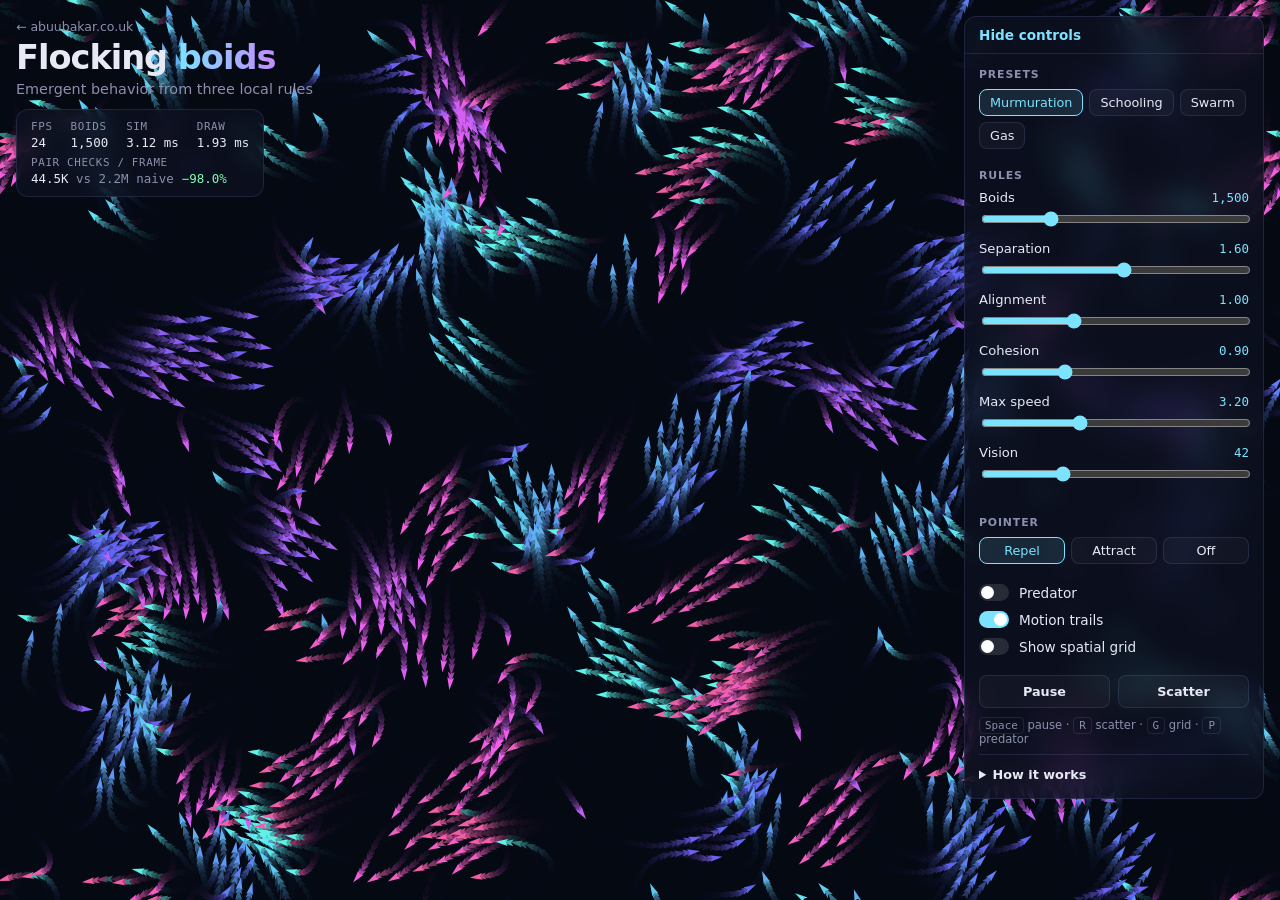
<file: boids/index.html>
<!doctype html>
<html lang="en">
  <head>
    <meta charset="UTF-8" />
    <link rel="icon" type="image/svg+xml" href="./boid.svg" />
    <meta name="viewport" content="width=device-width, initial-scale=1.0" />
    <meta name="description" content="An interactive flocking simulation: thousands of boids, a spatial-hash grid and live controls." />
    <meta name="theme-color" content="#070912" />
    <title>Flocking Boids</title>
    <script type="module" crossorigin src="./assets/index-Di9GgBf9.js"></script>
    <link rel="stylesheet" crossorigin href="./assets/index-C_i-cEmv.css">
  </head>
  <body>
    <div id="root"></div>
  </body>
</html>
</file>
<file: boids/assets/index-C_i-cEmv.css>
:root{--bg: #070912;--panel: rgba(14, 17, 32, .78);--panel-border: rgba(150, 165, 255, .14);--text: #e7e9f5;--muted: #8b90ad;--accent: #7ce3ff;--accent-2: #c38bff;--good: #7dffb2;--radius: 12px;--mono: ui-monospace, "SF Mono", "Cascadia Code", Consolas, monospace;font-family:Inter,system-ui,-apple-system,Segoe UI,Roboto,sans-serif;color:var(--text);background:var(--bg);color-scheme:dark;-webkit-font-smoothing:antialiased}*{box-sizing:border-box}html,body,#root{margin:0;height:100%;overflow:hidden;background:var(--bg)}button{font:inherit;color:inherit;cursor:pointer}.app{position:relative;width:100%;height:100%}.boid-canvas{position:absolute;top:0;right:0;bottom:0;left:0;width:100%;height:100%;display:block;touch-action:none}.hud{position:absolute;top:16px;left:16px;max-width:min(420px,calc(100% - 32px));pointer-events:none}.back{display:inline-block;margin-bottom:6px;font-size:.78rem;color:var(--muted);text-decoration:none;pointer-events:auto}.back:hover{color:var(--accent)}.hud h1{margin:0;font-size:clamp(1.5rem,3vw,2.1rem);font-weight:700;letter-spacing:-.03em;line-height:1.1}.hud h1 span{background:linear-gradient(90deg,var(--accent),var(--accent-2));-webkit-background-clip:text;background-clip:text;color:transparent}.tagline{margin:4px 0 12px;color:var(--muted);font-size:.9rem}.paused{color:#ffd27c;font-weight:600}.stats{display:grid;grid-template-columns:repeat(4,auto);gap:6px 18px;margin:0;padding:10px 14px;width:fit-content;background:var(--panel);border:1px solid var(--panel-border);border-radius:var(--radius);-webkit-backdrop-filter:blur(10px);backdrop-filter:blur(10px);font-family:var(--mono);font-size:.78rem}.stats dt{color:var(--muted);font-size:.68rem;text-transform:uppercase;letter-spacing:.06em}.stats dd{margin:2px 0 0;font-variant-numeric:tabular-nums}.stats-wide{grid-column:1 / -1}.muted{color:var(--muted)}.saved{margin-left:8px;color:var(--good)}.panel{position:absolute;top:16px;right:16px;width:300px;max-height:calc(100% - 32px);display:flex;flex-direction:column;background:var(--panel);border:1px solid var(--panel-border);border-radius:var(--radius);-webkit-backdrop-filter:blur(12px);backdrop-filter:blur(12px);overflow:hidden}.panel:not(.open){width:auto}.panel-toggle{border:0;background:transparent;padding:10px 14px;text-align:left;font-size:.85rem;font-weight:600;color:var(--accent)}.panel.open .panel-toggle{border-bottom:1px solid var(--panel-border)}.panel-body{overflow-y:auto;padding:4px 14px 14px}.panel section{padding:10px 0}.panel h2{margin:0 0 8px;font-size:.68rem;font-weight:600;text-transform:uppercase;letter-spacing:.08em;color:var(--muted)}.chips{display:flex;flex-wrap:wrap;gap:6px}.chip,.actions button,.segmented button{border:1px solid var(--panel-border);background:#ffffff08;border-radius:8px;padding:5px 10px;font-size:.8rem;transition:background .15s,border-color .15s}.chip:hover,.actions button:hover,.segmented button:hover{background:#ffffff14}.chip.active,.segmented button.active{border-color:var(--accent);background:#7ce3ff1f;color:var(--accent)}.slider{display:block;margin-bottom:10px}.slider-head{display:flex;justify-content:space-between;font-size:.82rem;margin-bottom:4px}.slider output{font-family:var(--mono);color:var(--accent);font-size:.78rem}input[type=range]{width:100%;accent-color:var(--accent)}.segmented{display:grid;grid-template-columns:repeat(3,1fr);gap:6px}.segmented button{text-transform:capitalize}.toggles{display:grid;gap:10px}.toggle{display:flex;align-items:center;gap:10px;font-size:.85rem;cursor:pointer}.toggle input{position:absolute;opacity:0;pointer-events:none}.toggle .track{position:relative;width:30px;height:17px;border-radius:999px;background:#ffffff1f;transition:background .15s;flex:none}.toggle .track:after{content:"";position:absolute;top:2px;left:2px;width:13px;height:13px;border-radius:50%;background:#fff;transition:transform .15s}.toggle input:checked+.track{background:var(--accent)}.toggle input:checked+.track:after{transform:translate(13px)}.toggle input:focus-visible+.track{outline:2px solid var(--accent);outline-offset:2px}.actions{display:grid;grid-template-columns:1fr 1fr;gap:8px}.actions button{padding:8px;font-weight:600}.kbd-hint{margin:0 0 8px;color:var(--muted);font-size:.72rem}kbd{font-family:var(--mono);font-size:.68rem;padding:1px 5px;border:1px solid var(--panel-border);border-radius:4px}.about{border-top:1px solid var(--panel-border);padding-top:10px;font-size:.8rem;line-height:1.5;color:#c4c8de}.about summary{cursor:pointer;font-weight:600;color:var(--text)}.about b{color:var(--text)}.about code{font-family:var(--mono);font-size:.75rem;color:var(--accent)}@media(max-width:720px){.stats{grid-template-columns:repeat(2,auto)}.panel{top:auto;bottom:16px;left:16px;right:16px;width:auto;max-height:60%}.panel:not(.open){left:auto}}
</file>
